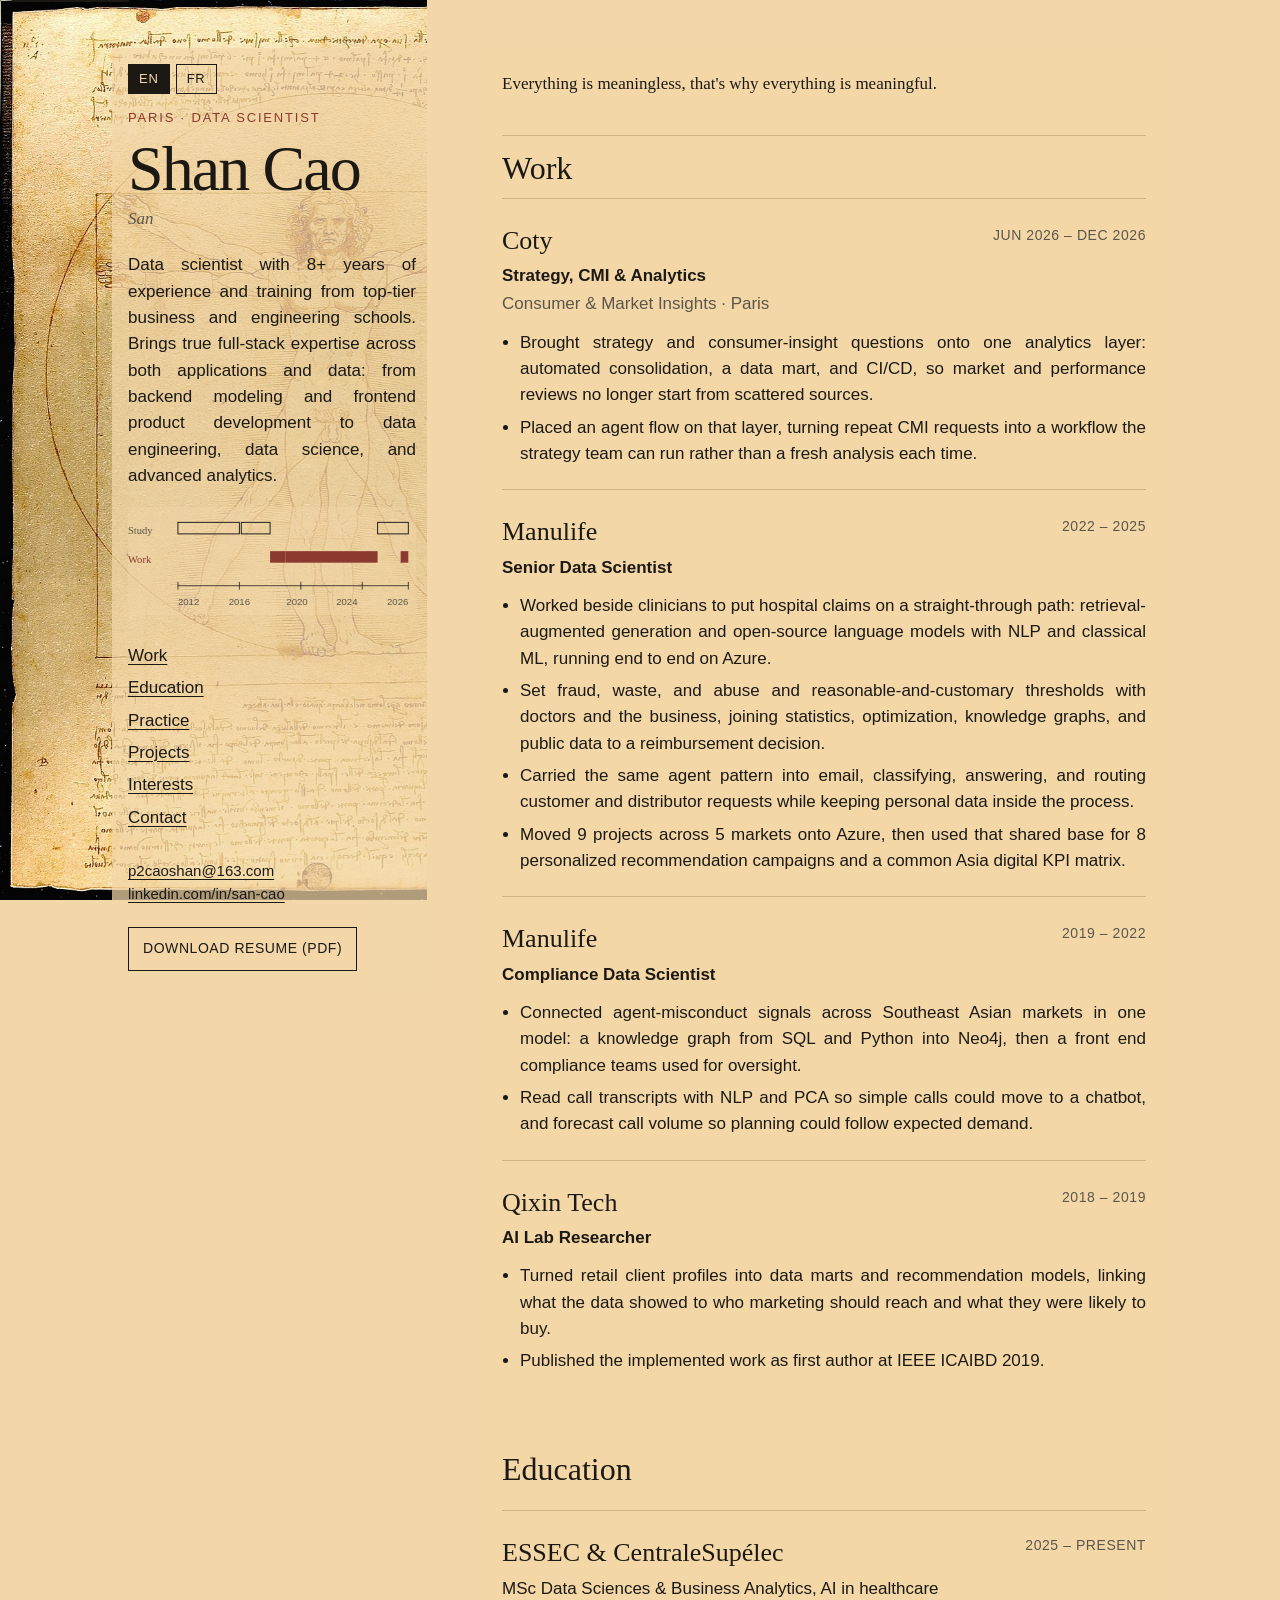
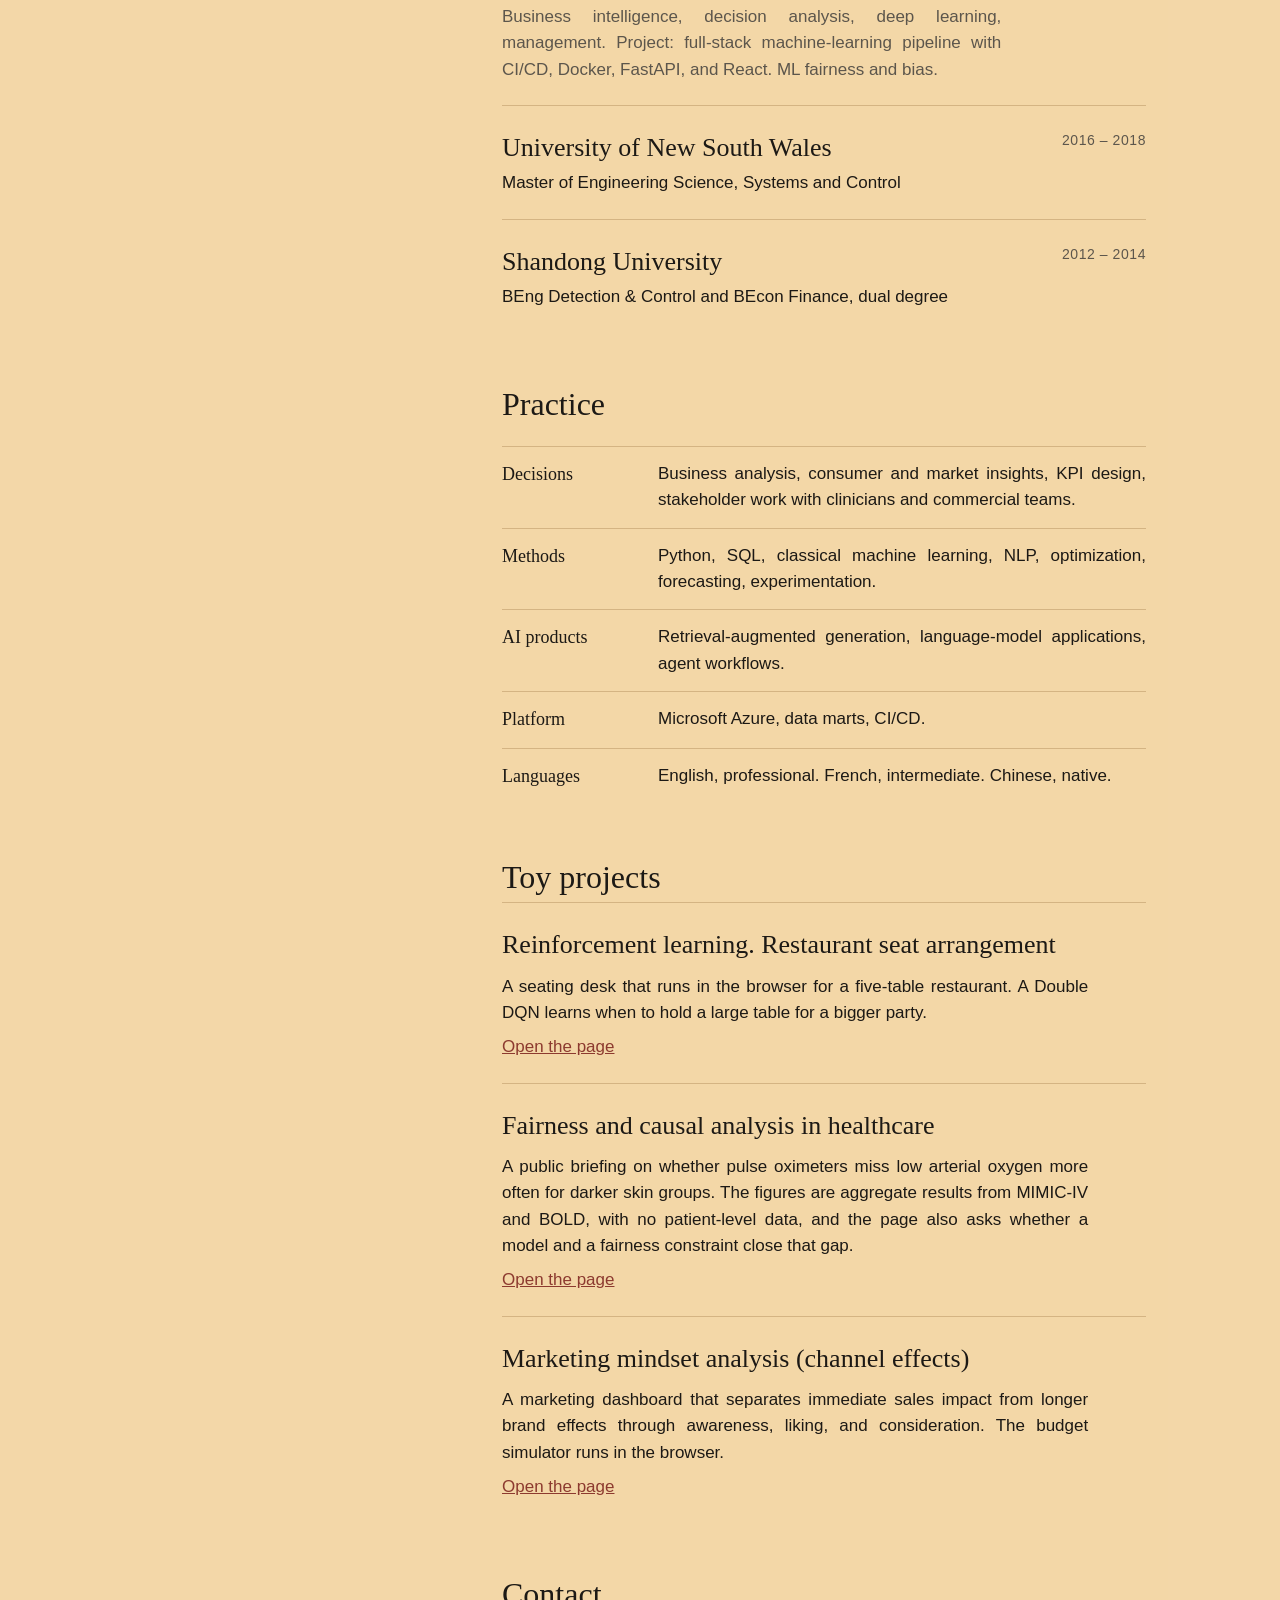
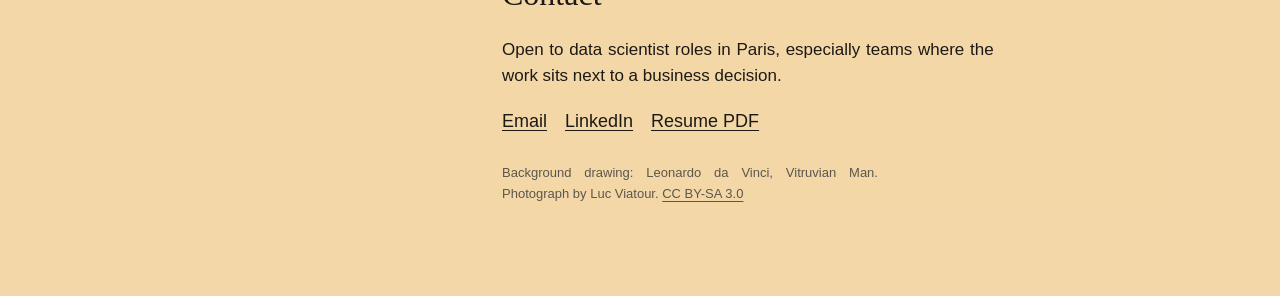
<file: index.html>
<!DOCTYPE html>
<html lang="en">
<head>
  <meta charset="utf-8" />
  <meta name="viewport" content="width=device-width, initial-scale=1" />
  <title>Shan Cao — Data Scientist</title>
  <meta name="description" content="Shan Cao is a data scientist in Paris working across strategy, consumer insight, insurance analytics, and applied AI." />
  <link rel="stylesheet" href="styles.css" />
</head>
<body>
  <a class="skip" href="#work">Skip to work</a>
  <div class="page">
    <header class="mast">
      <div class="langs" role="group" aria-label="Language">
        <button type="button" id="lang-en" class="is-on" aria-pressed="true">EN</button>
        <button type="button" id="lang-fr" aria-pressed="false">FR</button>
      </div>
      <p class="kicker" data-i18n="kicker">Paris · Data scientist</p>
      <h1>Shan Cao</h1>
      <p class="aka">San</p>
      <p class="lede" data-i18n="lede">Data scientist with 8+ years of experience and training from top-tier business and engineering schools. Brings true full-stack expertise across both applications and data: from backend modeling and frontend product development to data engineering, data science, and advanced analytics.</p>
      <figure class="plate">
        <svg viewBox="0 0 300 112" role="img" aria-labelledby="plate-title">
          <title id="plate-title" data-i18n="plate-title">Measured spans, 2012 to 2026</title>
          <text data-i18n="plate-study" x="0" y="28" fill="#5c564c" font-size="11" font-family="Palatino, Georgia, serif">Study</text>
          <text data-i18n="plate-work" x="0" y="58" fill="#8c3a2f" font-size="11" font-family="Palatino, Georgia, serif">Work</text>
          <rect x="52" y="16" width="64" height="12" fill="none" stroke="#1c1915" stroke-width="1" />
          <rect x="118" y="16" width="30" height="12" fill="none" stroke="#1c1915" stroke-width="1" />
          <rect x="260" y="16" width="32" height="12" fill="none" stroke="#1c1915" stroke-width="1" />
          <rect x="148" y="46" width="16" height="12" fill="#8c3a2f" />
          <rect x="164" y="46" width="96" height="12" fill="#8c3a2f" />
          <rect x="284" y="46" width="8" height="12" fill="#8c3a2f" />
          <path d="M52 82 H292" fill="none" stroke="#1c1915" stroke-width="0.8" />
          <path d="M52 78 V86 M116 78 V86 M180 78 V86 M244 78 V86 M292 78 V86" fill="none" stroke="#1c1915" stroke-width="0.8" />
          <text x="52" y="102" fill="#5c564c" font-size="10" font-family="Segoe UI, sans-serif">2012</text>
          <text x="116" y="102" text-anchor="middle" fill="#5c564c" font-size="10" font-family="Segoe UI, sans-serif">2016</text>
          <text x="176" y="102" text-anchor="middle" fill="#5c564c" font-size="10" font-family="Segoe UI, sans-serif">2020</text>
          <text x="228" y="102" text-anchor="middle" fill="#5c564c" font-size="10" font-family="Segoe UI, sans-serif">2024</text>
          <text x="292" y="102" text-anchor="end" fill="#5c564c" font-size="10" font-family="Segoe UI, sans-serif">2026</text>
        </svg>
      </figure>
      <nav class="nav" aria-label="Page">
        <a href="#work" data-i18n="nav-work">Work</a>
        <a href="#education" data-i18n="nav-edu">Education</a>
        <a href="#practice" data-i18n="nav-practice">Practice</a>
        <a href="#projects" data-i18n="nav-projects">Projects</a>
        <a href="interests.html" data-i18n="nav-interests">Interests</a>
        <a href="#contact" data-i18n="nav-contact">Contact</a>
      </nav>
      <p class="mast-links">
        <a href="mailto:p2caoshan@163.com">p2caoshan@163.com</a><br />
        <a href="https://www.linkedin.com/in/san-cao" target="_blank" rel="noopener">linkedin.com/in/san-cao</a>
      </p>
      <a class="download" id="download" href="ShanCAO_DataScientist_EN.pdf" download>Download resume (PDF)</a>
    </header>

    <main>
      <section class="intro" id="top">
        <p data-i18n="intro">Everything is meaningless, that's why everything is meaningful.</p>
      </section>

      <section id="work">
        <h2 data-i18n="work">Work</h2>

        <article class="role" data-tags="insight ai">
          <header>
            <div>
              <h3>Coty</h3>
              <p class="title" data-i18n="coty-title">Strategy, CMI &amp; Analytics</p>
              <p class="meta" data-i18n="coty-meta">Consumer &amp; Market Insights · Paris</p>
            </div>
            <p class="when" data-i18n="coty-when">Jun 2026 – Dec 2026</p>
          </header>
          <ul>
            <li data-i18n="coty-1">Brought strategy and consumer-insight questions onto one analytics layer: automated consolidation, a data mart, and CI/CD, so market and performance reviews no longer start from scattered sources.</li>
            <li data-i18n="coty-2">Placed an agent flow on that layer, turning repeat CMI requests into a workflow the strategy team can run rather than a fresh analysis each time.</li>
          </ul>
        </article>

        <article class="role" data-tags="insurance ai">
          <header>
            <div>
              <h3>Manulife</h3>
              <p class="title" data-i18n="ml-title">Senior Data Scientist</p>
            </div>
            <p class="when">2022 – 2025</p>
          </header>
          <ul>
            <li data-i18n="ml-1">Worked beside clinicians to put hospital claims on a straight-through path: retrieval-augmented generation and open-source language models with NLP and classical ML, running end to end on Azure.</li>
            <li data-i18n="ml-2">Set fraud, waste, and abuse and reasonable-and-customary thresholds with doctors and the business, joining statistics, optimization, knowledge graphs, and public data to a reimbursement decision.</li>
            <li data-i18n="ml-3">Carried the same agent pattern into email, classifying, answering, and routing customer and distributor requests while keeping personal data inside the process.</li>
            <li data-i18n="ml-4">Moved 9 projects across 5 markets onto Azure, then used that shared base for 8 personalized recommendation campaigns and a common Asia digital KPI matrix.</li>
          </ul>
        </article>

        <article class="role" data-tags="insurance">
          <header>
            <div>
              <h3>Manulife</h3>
              <p class="title" data-i18n="comp-title">Compliance Data Scientist</p>
            </div>
            <p class="when">2019 – 2022</p>
          </header>
          <ul>
            <li data-i18n="comp-1">Connected agent-misconduct signals across Southeast Asian markets in one model: a knowledge graph from SQL and Python into Neo4j, then a front end compliance teams used for oversight.</li>
            <li data-i18n="comp-2">Read call transcripts with NLP and PCA so simple calls could move to a chatbot, and forecast call volume so planning could follow expected demand.</li>
          </ul>
        </article>

        <article class="role" data-tags="insight">
          <header>
            <div>
              <h3>Qixin Tech</h3>
              <p class="title" data-i18n="qx-title">AI Lab Researcher</p>
            </div>
            <p class="when">2018 – 2019</p>
          </header>
          <ul>
            <li data-i18n="qx-1">Turned retail client profiles into data marts and recommendation models, linking what the data showed to who marketing should reach and what they were likely to buy.</li>
            <li data-i18n="qx-2">Published the implemented work as first author at IEEE ICAIBD 2019.</li>
          </ul>
        </article>
      </section>

      <section id="education">
        <h2 data-i18n="edu">Education</h2>
        <ol class="edu">
          <li>
            <div>
              <h3>ESSEC &amp; CentraleSupélec</h3>
              <p data-i18n="essec-deg">MSc Data Sciences &amp; Business Analytics, AI in healthcare</p>
              <p class="detail" data-i18n="essec-det">Business intelligence, decision analysis, deep learning, management. Project: full-stack machine-learning pipeline with CI/CD, Docker, FastAPI, and React. ML fairness and bias.</p>
            </div>
            <p class="when" data-i18n="essec-when">2025 – present</p>
          </li>
          <li>
            <div>
              <h3>University of New South Wales</h3>
              <p data-i18n="unsw-deg">Master of Engineering Science, Systems and Control</p>
            </div>
            <p class="when">2016 – 2018</p>
          </li>
          <li>
            <div>
              <h3 data-i18n="sd-name">Shandong University</h3>
              <p data-i18n="sd-deg">BEng Detection &amp; Control and BEcon Finance, dual degree</p>
            </div>
            <p class="when">2012 – 2014</p>
          </li>
        </ol>
      </section>

      <section id="practice">
        <h2 data-i18n="practice">Practice</h2>
        <dl class="skills">
          <div>
            <dt data-i18n="sk-dec">Decisions</dt>
            <dd data-i18n="sk-dec-d">Business analysis, consumer and market insights, KPI design, stakeholder work with clinicians and commercial teams.</dd>
          </div>
          <div>
            <dt data-i18n="sk-met">Methods</dt>
            <dd data-i18n="sk-met-d">Python, SQL, classical machine learning, NLP, optimization, forecasting, experimentation.</dd>
          </div>
          <div>
            <dt data-i18n="sk-ai">AI products</dt>
            <dd data-i18n="sk-ai-d">Retrieval-augmented generation, language-model applications, agent workflows.</dd>
          </div>
          <div>
            <dt data-i18n="sk-plat">Platform</dt>
            <dd data-i18n="sk-plat-d">Microsoft Azure, data marts, CI/CD.</dd>
          </div>
          <div>
            <dt data-i18n="sk-lang">Languages</dt>
            <dd data-i18n="sk-lang-d">English, professional. French, intermediate. Chinese, native.</dd>
          </div>
        </dl>
      </section>

      <section id="projects">
        <h2 data-i18n="projects">Toy projects</h2>
        <article class="project">
          <h3><a data-i18n="proj-rest-title" href="https://p2caoshan.github.io/restaurant-seating-dqn/" target="_blank" rel="noopener">Reinforcement learning. Restaurant seat arrangement</a></h3>
          <p data-i18n="proj-rest">A seating desk that runs in the browser for a five-table restaurant. A Double DQN learns when to hold a large table for a bigger party.</p>
          <p class="project-links"><a data-i18n="proj-open" href="https://p2caoshan.github.io/restaurant-seating-dqn/" target="_blank" rel="noopener">Open the page</a></p>
        </article>
        <article class="project">
          <h3><a data-i18n="proj-fair-title" href="https://p2caoshan.github.io/ai-healthcare-fairness-report/" target="_blank" rel="noopener">Fairness and causal analysis in healthcare</a></h3>
          <p data-i18n="proj-fair">A public briefing on whether pulse oximeters miss low arterial oxygen more often for darker skin groups. The figures are aggregate results from MIMIC-IV and BOLD, with no patient-level data, and the page also asks whether a model and a fairness constraint close that gap.</p>
          <p class="project-links"><a data-i18n="proj-open" href="https://p2caoshan.github.io/ai-healthcare-fairness-report/" target="_blank" rel="noopener">Open the page</a></p>
        </article>
        <article class="project">
          <h3><a data-i18n="proj-dirtea-title" href="https://p2caoshan.github.io/customer-mindset-analysis/" target="_blank" rel="noopener">Marketing mindset analysis (channel effects)</a></h3>
          <p data-i18n="proj-dirtea">A marketing dashboard that separates immediate sales impact from longer brand effects through awareness, liking, and consideration. The budget simulator runs in the browser.</p>
          <p class="project-links"><a data-i18n="proj-open" href="https://p2caoshan.github.io/customer-mindset-analysis/" target="_blank" rel="noopener">Open the page</a></p>
        </article>
      </section>

      <section id="contact" class="contact">
        <h2 data-i18n="contact">Contact</h2>
        <p data-i18n="contact-p">Open to data scientist roles in Paris, especially teams where the work sits next to a business decision.</p>
        <p class="contact-links">
          <a href="mailto:p2caoshan@163.com" data-i18n="email">Email</a>
          <a href="https://www.linkedin.com/in/san-cao" target="_blank" rel="noopener">LinkedIn</a>
          <a id="resume-link" href="ShanCAO_DataScientist_EN.pdf" download data-i18n="pdf">Resume PDF</a>
        </p>
        <p class="credit"><span data-i18n="credit">Background drawing: Leonardo da Vinci, Vitruvian Man. Photograph by Luc Viatour.</span> <a href="https://creativecommons.org/licenses/by-sa/3.0/" target="_blank" rel="noopener">CC BY-SA 3.0</a></p>
      </section>
    </main>
  </div>
  <script>
    const copy = {
      en: {
        kicker: "Paris · Data scientist",
        lede: "Data scientist with 8+ years of experience and training from top-tier business and engineering schools. Brings true full-stack expertise across both applications and data: from backend modeling and frontend product development to data engineering, data science, and advanced analytics.",
        "nav-work": "Work", "nav-edu": "Education", "nav-practice": "Practice", "nav-projects": "Projects", "nav-interests": "Interests", "nav-contact": "Contact",
        download: "Download resume (PDF)",
        intro: "Everything is meaningless, that's why everything is meaningful.",
        "plate-title": "Measured spans, 2012 to 2026",
        "plate-study": "Study",
        "plate-work": "Work",
        credit: "Background drawing: Leonardo da Vinci, Vitruvian Man. Photograph by Luc Viatour.",
        work: "Work", "f-all": "All", "f-insight": "Insight", "f-ins": "Insurance", "f-ai": "Applied AI",
        "coty-title": "Strategy, CMI & Analytics", "coty-meta": "Consumer & Market Insights · Paris",
        "coty-when": "Jun 2026 – Dec 2026",
        "coty-1": "Brought strategy and consumer-insight questions onto one analytics layer: automated consolidation, a data mart, and CI/CD, so market and performance reviews no longer start from scattered sources.",
        "coty-2": "Placed an agent flow on that layer, turning repeat CMI requests into a workflow the strategy team can run rather than a fresh analysis each time.",
        "ml-title": "Senior Data Scientist",
        "ml-1": "Worked beside clinicians to put hospital claims on a straight-through path: retrieval-augmented generation and open-source language models with NLP and classical ML, running end to end on Azure.",
        "ml-2": "Set fraud, waste, and abuse and reasonable-and-customary thresholds with doctors and the business, joining statistics, optimization, knowledge graphs, and public data to a reimbursement decision.",
        "ml-3": "Carried the same agent pattern into email, classifying, answering, and routing customer and distributor requests while keeping personal data inside the process.",
        "ml-4": "Moved 9 projects across 5 markets onto Azure, then used that shared base for 8 personalized recommendation campaigns and a common Asia digital KPI matrix.",
        "comp-title": "Compliance Data Scientist",
        "comp-1": "Connected agent-misconduct signals across Southeast Asian markets in one model: a knowledge graph from SQL and Python into Neo4j, then a front end compliance teams used for oversight.",
        "comp-2": "Read call transcripts with NLP and PCA so simple calls could move to a chatbot, and forecast call volume so planning could follow expected demand.",
        "qx-title": "AI Lab Researcher",
        "qx-1": "Turned retail client profiles into data marts and recommendation models, linking what the data showed to who marketing should reach and what they were likely to buy.",
        "qx-2": "Published the implemented work as first author at IEEE ICAIBD 2019.",
        edu: "Education",
        "essec-deg": "MSc Data Sciences & Business Analytics, AI in healthcare",
        "essec-det": "Business intelligence, decision analysis, deep learning, management. Project: full-stack machine-learning pipeline with CI/CD, Docker, FastAPI, and React. ML fairness and bias.",
        "essec-when": "2025 – present",
        "unsw-deg": "Master of Engineering Science, Systems and Control",
        "sd-name": "Shandong University",
        "sd-deg": "BEng Detection & Control and BEcon Finance, dual degree",
        projects: "Toy projects",
        "proj-rest-title": "Reinforcement learning. Restaurant seat arrangement",
        "proj-rest": "A seating desk that runs in the browser for a five-table restaurant. A Double DQN learns when to hold a large table for a bigger party.",
        "proj-fair-title": "Fairness and causal analysis in healthcare",
        "proj-fair": "A public briefing on whether pulse oximeters miss low arterial oxygen more often for darker skin groups. The figures are aggregate results from MIMIC-IV and BOLD, with no patient-level data, and the page also asks whether a model and a fairness constraint close that gap.",
        "proj-dirtea-title": "Marketing mindset analysis (channel effects)",
        "proj-dirtea": "A marketing dashboard that separates immediate sales impact from longer brand effects through awareness, liking, and consideration. The budget simulator runs in the browser.",
        "proj-open": "Open the page",
        practice: "Practice",
        "sk-dec": "Decisions", "sk-dec-d": "Business analysis, consumer and market insights, KPI design, stakeholder work with clinicians and commercial teams.",
        "sk-met": "Methods", "sk-met-d": "Python, SQL, classical machine learning, NLP, optimization, forecasting, experimentation.",
        "sk-ai": "AI products", "sk-ai-d": "Retrieval-augmented generation, language-model applications, agent workflows.",
        "sk-plat": "Platform", "sk-plat-d": "Microsoft Azure, data marts, CI/CD.",
        "sk-lang": "Languages", "sk-lang-d": "English, professional. French, intermediate. Chinese, native.",
        contact: "Contact",
        "contact-p": "Open to data scientist roles in Paris, especially teams where the work sits next to a business decision.",
        email: "Email", pdf: "Resume PDF",
        notes: {
          all: "",
          insight: "Showing strategy, consumer insight, and marketing work.",
          insurance: "Showing insurance analytics and compliance work.",
          ai: "Showing applied AI products: agents, retrieval, and production models."
        },
        role: "role", roles: "roles",
        pdfHref: "ShanCAO_DataScientist_EN.pdf",
        title: "Shan Cao — Data Scientist"
      },
      fr: {
        kicker: "Paris · Data scientist",
        lede: "Data scientist, plus de huit ans d'expérience et une formation dans des écoles de commerce et d'ingénieurs de premier plan. Une vraie expertise full stack, côté applications et côté données : de la modélisation backend et du développement produit frontend au data engineering, à la data science et à l'analytics avancé.",
        "nav-work": "Expérience", "nav-edu": "Formation", "nav-practice": "Pratique", "nav-projects": "Projets", "nav-interests": "Loisirs", "nav-contact": "Contact",
        download: "Télécharger le CV (PDF)",
        intro: "Tout est dénué de sens, c'est pourquoi tout a un sens.",
        "plate-title": "Mesures, 2012 à 2026",
        "plate-study": "Études",
        "plate-work": "Travail",
        credit: "Dessin de fond : Léonard de Vinci, l'Homme de Vitruve. Photographie de Luc Viatour.",
        work: "Expérience", "f-all": "Tout", "f-insight": "Insight", "f-ins": "Assurance", "f-ai": "IA appliquée",
        "coty-title": "Stratégie, CMI et analytics", "coty-meta": "Insights consommateurs et marché · Paris",
        "coty-when": "Juin 2026 – déc. 2026",
        "coty-1": "J'ai réuni les questions de stratégie et d'insights consommateurs sur une seule couche analytique : consolidation automatisée, data mart et CI/CD, pour que les revues de marché et de performance ne partent plus de sources éparses.",
        "coty-2": "J'ai posé un flux d'agents sur cette couche, afin que les demandes récurrentes du CMI deviennent un workflow que l'équipe stratégie relance, plutôt qu'une analyse nouvelle à chaque fois.",
        "ml-title": "Data scientist senior",
        "ml-1": "Aux côtés des médecins, j'ai mis les sinistres hospitaliers sur un parcours straight-through : génération augmentée par la recherche et modèles de langage open source, avec NLP et machine learning classique, de bout en bout sur Azure.",
        "ml-2": "Avec les médecins et le métier, j'ai fixé les seuils de fraude, gaspillage et abus ainsi que les montants raisonnables et habituels, en reliant statistiques, optimisation, graphes de connaissances et données publiques à la décision de remboursement.",
        "ml-3": "J'ai repris le même schéma d'agent pour l'e-mail : classer, répondre et router les demandes des clients et des distributeurs, tout en gardant les données personnelles dans le processus.",
        "ml-4": "J'ai migré 9 projets sur 5 marchés vers Azure, puis utilisé cette base commune pour 8 campagnes de recommandation personnalisée et une matrice de KPI digitaux pour l'Asie.",
        "comp-title": "Data scientist conformité",
        "comp-1": "J'ai relié les signaux de mauvaise conduite des agents sur les marchés d'Asie du Sud-Est dans un seul modèle : un graphe de connaissances, de SQL et Python vers Neo4j, puis un front-end utilisé par les équipes conformité.",
        "comp-2": "J'ai lu les transcriptions d'appels avec le NLP et l'ACP pour orienter les appels simples vers un chatbot, et prévu le volume d'appels afin que la planification suive la demande attendue.",
        "qx-title": "Recherche, laboratoire d'IA",
        "qx-1": "J'ai transformé les profils clients retail en data marts et en modèles de recommandation, en reliant ce que les données montraient aux personnes à toucher et à ce qu'elles étaient susceptibles d'acheter.",
        "qx-2": "Publication en premier auteur à IEEE ICAIBD 2019, à partir du travail mis en œuvre.",
        edu: "Formation",
        "essec-deg": "MSc Data Sciences & Business Analytics, parcours IA en santé",
        "essec-det": "Business intelligence, analyse de la décision, deep learning, management. Projet : pipeline ML full-stack avec CI/CD, Docker, FastAPI et React. Équité et biais des modèles.",
        "essec-when": "2025 – aujourd'hui",
        "unsw-deg": "Master of Engineering Science, systèmes et contrôle",
        "sd-name": "Université du Shandong",
        "sd-deg": "Double diplôme : ingénierie (détection et contrôle) et économie (finance)",
        projects: "Projets",
        "proj-rest-title": "Apprentissage par renforcement. Arrangement des places au restaurant",
        "proj-rest": "Un bureau d'accueil dans le navigateur pour un restaurant de cinq tables. Un Double DQN apprend quand garder une grande table pour une addition plus élevée.",
        "proj-fair-title": "Équité et analyse causale en santé",
        "proj-fair": "Une note publique sur le fait que l'oxymètre de pouls manque plus souvent une saturation artérielle basse pour les groupes de peau plus foncée. Les chiffres sont des résultats agrégés de MIMIC-IV et BOLD, sans donnée patient, et la page demande aussi si un modèle puis une contrainte d'équité réduisent cet écart.",
        "proj-dirtea-title": "Analyse de mindset marketing (effets de canal)",
        "proj-dirtea": "Un tableau de bord marketing qui sépare l'effet immédiat sur les ventes des effets de marque plus longs, via la notoriété, l'appréciation et la considération. Le simulateur de budget tourne dans le navigateur.",
        "proj-open": "Ouvrir la page",
        practice: "Pratique",
        "sk-dec": "Décisions", "sk-dec-d": "Analyse métier, insights consommateurs et marché, conception de KPI, travail avec des médecins et des équipes commerciales.",
        "sk-met": "Méthodes", "sk-met-d": "Python, SQL, machine learning classique, NLP, optimisation, prévision, expérimentation.",
        "sk-ai": "Produits d'IA", "sk-ai-d": "Génération augmentée par la recherche, applications de modèles de langage, workflows d'agents.",
        "sk-plat": "Plateforme", "sk-plat-d": "Microsoft Azure, data marts, CI/CD.",
        "sk-lang": "Langues", "sk-lang-d": "Anglais, professionnel. Français, intermédiaire. Chinois, langue maternelle.",
        contact: "Contact",
        "contact-p": "Disponible pour des postes de data scientist à Paris, en particulier là où le travail est collé à une décision métier.",
        email: "E-mail", pdf: "CV PDF",
        notes: {
          all: "",
          insight: "Stratégie, insights consommateurs et marketing.",
          insurance: "Analytics d'assurance et conformité.",
          ai: "Produits d'IA appliquée : agents, recherche et modèles en production."
        },
        role: "rôle", roles: "rôles",
        pdfHref: "ShanCAO_DataScientist_FR.pdf",
        title: "Shan Cao — Data scientist"
      }
    };

    let lang = "en";
    const langButtons = { en: document.getElementById("lang-en"), fr: document.getElementById("lang-fr") };

    function apply(next) {
      lang = next;
      const pack = copy[lang];
      document.documentElement.lang = lang === "fr" ? "fr" : "en";
      document.title = pack.title;
      document.querySelectorAll("[data-i18n]").forEach((el) => {
        const key = el.dataset.i18n;
        if (pack[key] != null) el.textContent = pack[key];
      });
      document.getElementById("download").textContent = pack.download;
      document.getElementById("download").href = pack.pdfHref;
      document.getElementById("resume-link").href = pack.pdfHref;
      langButtons.en.classList.toggle("is-on", lang === "en");
      langButtons.fr.classList.toggle("is-on", lang === "fr");
      langButtons.en.setAttribute("aria-pressed", lang === "en" ? "true" : "false");
      langButtons.fr.setAttribute("aria-pressed", lang === "fr" ? "true" : "false");
      try { localStorage.setItem("site-lang", lang); } catch (err) {}
    }

    langButtons.en.addEventListener("click", () => apply("en"));
    langButtons.fr.addEventListener("click", () => apply("fr"));
    try {
      const saved = localStorage.getItem("site-lang");
      if (saved === "fr") apply("fr");
    } catch (err) {}
  </script>
</body>
</html>
</file>
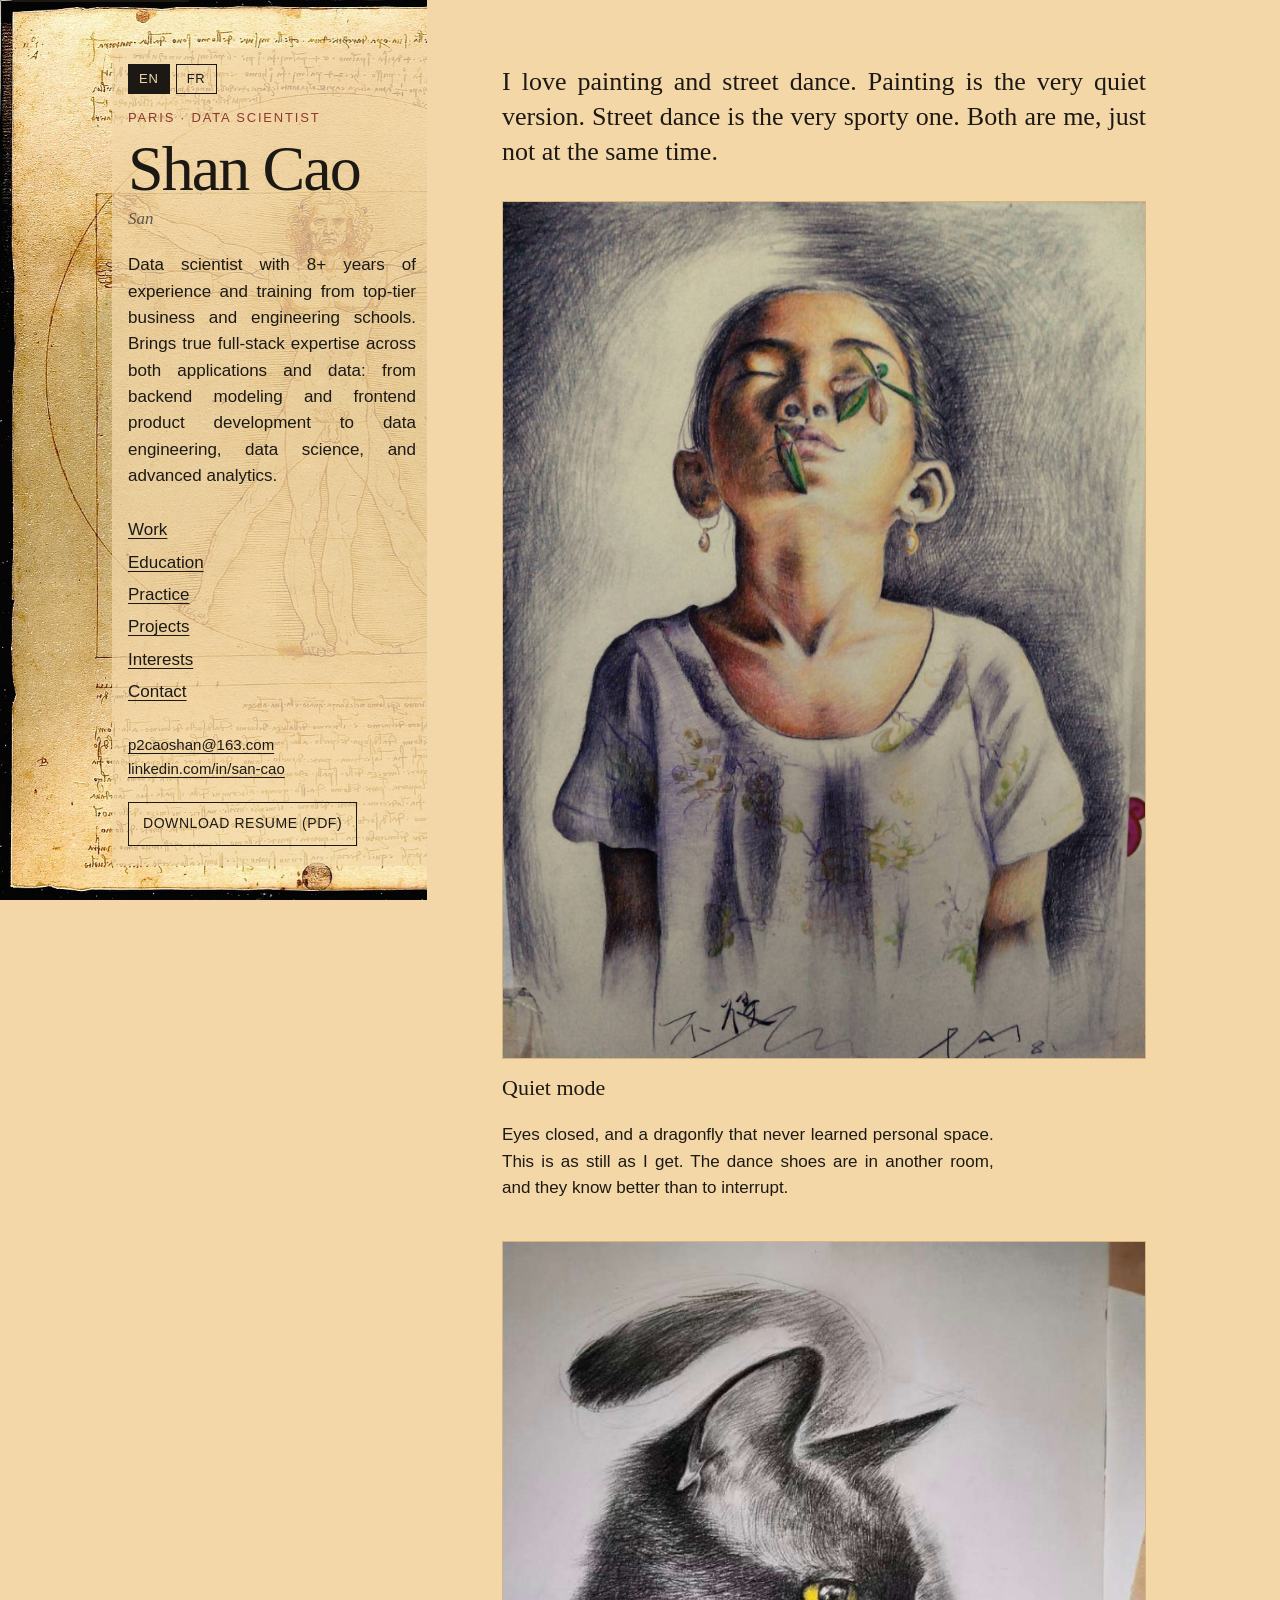
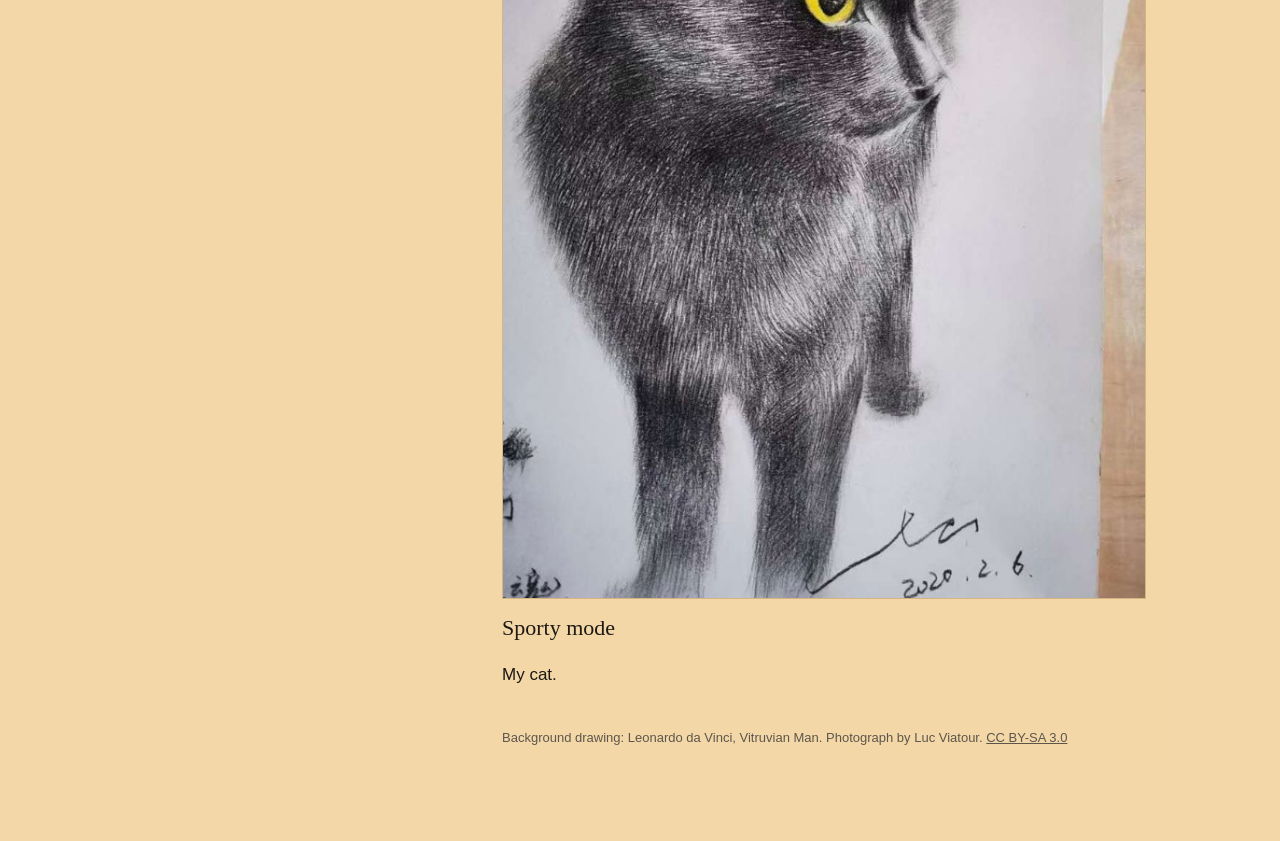
<file: interests.html>
<!DOCTYPE html>
<html lang="en">
<head>
  <meta charset="utf-8" />
  <meta name="viewport" content="width=device-width, initial-scale=1" />
  <title>Shan Cao — Interests</title>
  <meta name="description" content="Shan Cao paints and street dances: very quiet, and also very sporty." />
  <link rel="stylesheet" href="styles.css" />
</head>
<body>
  <a class="skip" href="#paintings" data-i18n="skip">Skip to the paintings</a>
  <div class="page">
    <header class="mast">
      <div class="langs" role="group" aria-label="Language">
        <button type="button" id="lang-en" class="is-on" aria-pressed="true">EN</button>
        <button type="button" id="lang-fr" aria-pressed="false">FR</button>
      </div>
      <p class="kicker" data-i18n="kicker">Paris · Data scientist</p>
      <h1><a href="index.html">Shan Cao</a></h1>
      <p class="aka">San</p>
      <p class="lede" data-i18n="lede">Data scientist with 8+ years of experience and training from top-tier business and engineering schools. Brings true full-stack expertise across both applications and data: from backend modeling and frontend product development to data engineering, data science, and advanced analytics.</p>
      <nav class="nav" aria-label="Page">
        <a href="index.html#work" data-i18n="nav-work">Work</a>
        <a href="index.html#education" data-i18n="nav-edu">Education</a>
        <a href="index.html#practice" data-i18n="nav-practice">Practice</a>
        <a href="index.html#projects" data-i18n="nav-projects">Projects</a>
        <a href="interests.html" data-i18n="nav-interests" aria-current="page">Interests</a>
        <a href="index.html#contact" data-i18n="nav-contact">Contact</a>
      </nav>
      <p class="mast-links">
        <a href="mailto:p2caoshan@163.com">p2caoshan@163.com</a><br />
        <a href="https://www.linkedin.com/in/san-cao" target="_blank" rel="noopener">linkedin.com/in/san-cao</a>
      </p>
      <a class="download" id="download" href="ShanCAO_DataScientist_EN.pdf" download>Download resume (PDF)</a>
    </header>

    <main id="paintings">
      <p class="interests-lead" data-i18n="lead">I love painting and street dance. Painting is the very quiet version. Street dance is the very sporty one. Both are me, just not at the same time.</p>

      <figure class="painting">
        <img src="images/portrait.jpg" alt="Colored drawing of a person with eyes closed, a dragonfly resting across the face, and a pale floral shirt." />
        <figcaption>
          <h2 data-i18n="quiet-title">Quiet mode</h2>
          <p data-i18n="quiet-caption">Eyes closed, and a dragonfly that never learned personal space. This is as still as I get. The dance shoes are in another room, and they know better than to interrupt.</p>
        </figcaption>
      </figure>

      <figure class="painting">
        <img src="images/cat.jpg" alt="Graphite drawing of a black cat with yellow eyes, looking off to the side, dated February 2020." />
        <figcaption>
          <h2 data-i18n="sport-title">Sporty mode</h2>
          <p data-i18n="sport-caption">My cat.</p>
        </figcaption>
      </figure>
      <p class="credit"><span data-i18n="credit">Background drawing: Leonardo da Vinci, Vitruvian Man. Photograph by Luc Viatour.</span> <a href="https://creativecommons.org/licenses/by-sa/3.0/" target="_blank" rel="noopener">CC BY-SA 3.0</a></p>
    </main>
  </div>
  <script>
    const copy = {
      en: {
        kicker: "Paris · Data scientist",
        lede: "Data scientist with 8+ years of experience and training from top-tier business and engineering schools. Brings true full-stack expertise across both applications and data: from backend modeling and frontend product development to data engineering, data science, and advanced analytics.",
        "nav-work": "Work", "nav-edu": "Education", "nav-practice": "Practice", "nav-projects": "Projects", "nav-interests": "Interests", "nav-contact": "Contact",
        download: "Download resume (PDF)",
        pdfHref: "ShanCAO_DataScientist_EN.pdf",
        skip: "Skip to the paintings",
        lead: "I love painting and street dance. Painting is the very quiet version. Street dance is the very sporty one. Both are me, just not at the same time.",
        "quiet-title": "Quiet mode",
        "quiet-caption": "Eyes closed, and a dragonfly that never learned personal space. This is as still as I get. The dance shoes are in another room, and they know better than to interrupt.",
        "sport-title": "Sporty mode",
        "sport-caption": "My cat.",
        credit: "Background drawing: Leonardo da Vinci, Vitruvian Man. Photograph by Luc Viatour.",
        title: "Shan Cao — Interests"
      },
      fr: {
        kicker: "Paris · Data scientist",
        lede: "Data scientist, plus de huit ans d'expérience et une formation dans des écoles de commerce et d'ingénieurs de premier plan. Une vraie expertise full stack, côté applications et côté données : de la modélisation backend et du développement produit frontend au data engineering, à la data science et à l'analytics avancé.",
        "nav-work": "Expérience", "nav-edu": "Formation", "nav-practice": "Pratique", "nav-projects": "Projets", "nav-interests": "Loisirs", "nav-contact": "Contact",
        download: "Télécharger le CV (PDF)",
        pdfHref: "ShanCAO_DataScientist_FR.pdf",
        skip: "Aller aux peintures",
        lead: "J'aime la peinture et la danse urbaine. La peinture, c'est la version très calme. La danse, c'est la version qui bouge. Les deux, c'est moi, jamais en même temps.",
        "quiet-title": "Mode silencieux",
        "quiet-caption": "Les yeux fermés, et une libellule qui n'a jamais compris l'espace personnel. C'est le plus immobile que je sache être. Les baskets de danse sont dans une autre pièce, et elles ont compris qu'il ne fallait pas déranger.",
        "sport-title": "Mode sportif",
        "sport-caption": "Mon chat.",
        credit: "Dessin de fond : Léonard de Vinci, l'Homme de Vitruve. Photographie de Luc Viatour.",
        title: "Shan Cao — Loisirs"
      }
    };

    let lang = "en";
    const langButtons = { en: document.getElementById("lang-en"), fr: document.getElementById("lang-fr") };

    function apply(next) {
      lang = next;
      const pack = copy[lang];
      document.documentElement.lang = lang === "fr" ? "fr" : "en";
      document.title = pack.title;
      document.querySelectorAll("[data-i18n]").forEach((el) => {
        const key = el.dataset.i18n;
        if (pack[key] != null) el.textContent = pack[key];
      });
      const download = document.getElementById("download");
      download.textContent = pack.download;
      download.href = pack.pdfHref;
      langButtons.en.classList.toggle("is-on", lang === "en");
      langButtons.fr.classList.toggle("is-on", lang === "fr");
      langButtons.en.setAttribute("aria-pressed", lang === "en" ? "true" : "false");
      langButtons.fr.setAttribute("aria-pressed", lang === "fr" ? "true" : "false");
      try { localStorage.setItem("site-lang", lang); } catch (err) {}
    }

    langButtons.en.addEventListener("click", () => apply("en"));
    langButtons.fr.addEventListener("click", () => apply("fr"));
    try {
      const saved = localStorage.getItem("site-lang");
      if (saved === "fr") apply("fr");
    } catch (err) {}
  </script>
</body>
</html>
</file>
<file: styles.css>
:root {
  --ink: #1c1915;
  --muted: #5c564c;
  --line: #d4b483;
  --paper: #f3d7a8;
  --panel: #e8c48f;
  --accent: #8c3a2f;
  --serif: "Palatino Linotype", Palatino, "Book Antiqua", Georgia, serif;
  --sans: "Segoe UI", Candara, sans-serif;
}

* { box-sizing: border-box; }

html {
  scroll-behavior: smooth;
  background-color: var(--paper);
}

body {
  margin: 0;
  color: var(--ink);
  font-family: var(--sans);
  font-size: 17px;
  line-height: 1.55;
  background: transparent;
}

body::before {
  content: "";
  position: fixed;
  z-index: 0;
  top: 0;
  left: 0;
  width: 33.333vw;
  height: 100vh;
  height: 100dvh;
  background-image: url("images/davinci-vitruvian.jpg");
  background-repeat: no-repeat;
  background-position: left center;
  background-size: cover;
  pointer-events: none;
}

.skip {
  position: absolute;
  left: 12px;
  top: -40px;
  background: var(--ink);
  color: var(--paper);
  padding: 8px 12px;
}

.skip:focus { top: 12px; }

.page {
  position: relative;
  z-index: 1;
  display: grid;
  grid-template-columns: minmax(240px, 320px) minmax(0, 760px);
  gap: 48px;
  max-width: 1120px;
  margin: 0 auto;
  padding: 48px 32px 80px;
}

.mast {
  position: sticky;
  top: 32px;
  align-self: start;
}

.kicker {
  margin: 0 0 12px;
  font-size: 13px;
  letter-spacing: 0.14em;
  text-transform: uppercase;
  color: var(--accent);
}

.langs {
  display: flex;
  gap: 6px;
  margin: 0 0 14px;
}

.langs button {
  border: 1px solid var(--ink);
  background: transparent;
  color: var(--ink);
  font: inherit;
  font-size: 13px;
  letter-spacing: 0.06em;
  padding: 4px 10px;
  cursor: pointer;
}

.langs button.is-on {
  background: var(--ink);
  color: var(--paper);
}

h1 {
  margin: 0;
  font-family: var(--serif);
  font-size: 64px;
  font-weight: 500;
  line-height: 0.9;
  letter-spacing: -0.03em;
}

.aka {
  margin: 8px 0 0;
  color: var(--muted);
  font-family: var(--serif);
  font-style: italic;
}

.lede {
  margin: 20px 0 0;
  text-align: justify;
  hyphens: auto;
}

.nav {
  display: flex;
  flex-direction: column;
  gap: 6px;
  margin-top: 28px;
}

.nav a,
.mast-links a,
.contact a {
  color: var(--ink);
  text-decoration-thickness: 1px;
  text-underline-offset: 3px;
}

.nav a:hover,
.mast-links a:hover,
.contact a:hover,
.download:hover { color: var(--accent); }

.mast-links {
  margin: 28px 0 0;
  color: var(--muted);
  font-size: 15px;
}

.download {
  display: inline-block;
  margin-top: 22px;
  padding: 10px 14px;
  border: 1px solid var(--ink);
  color: var(--ink);
  text-decoration: none;
  font-size: 14px;
  letter-spacing: 0.04em;
  text-transform: uppercase;
}

.download:hover { border-color: var(--accent); }

.mast { background: rgba(243, 215, 168, 0.72); }

main { background: rgba(243, 215, 168, 0.92); }

.mast { padding: 16px 16px 20px; }

main { padding: 8px 22px 12px; }

.intro {
  margin: 8px 0 8px;
  padding-bottom: 22px;
  border-bottom: 1px solid var(--line);
  font-family: var(--serif);
  font-size: 17px;
  line-height: 1.35;
}

.intro p { white-space: nowrap; }

.intro p,
.role li,
.project p,
.detail,
.skills dd,
.edu p,
.contact p,
.interests-lead,
.painting figcaption p,
.plate figcaption {
  text-align: justify;
  hyphens: auto;
}

.highlight {
  border-bottom: 1px solid var(--accent);
}

.plate {
  margin: 18px 0 0;
}

.plate svg {
  display: block;
  width: 100%;
  height: auto;
  background: rgba(243, 215, 168, 0.35);
}

.plate figcaption {
  margin: 8px 0 0;
  color: var(--muted);
  font-size: 14px;
}

.credit {
  margin: 28px 0 0;
  color: var(--muted);
  font-size: 13px;
  text-align: justify;
  hyphens: auto;
}

.credit a { color: var(--muted); }

h2 {
  margin: 0;
  font-family: var(--serif);
  font-size: 32px;
  font-weight: 500;
}

.section-head {
  display: flex;
  justify-content: space-between;
  align-items: end;
  gap: 16px;
  margin-bottom: 8px;
}

.filters {
  display: flex;
  flex-wrap: wrap;
  gap: 8px;
}

.filters button {
  border: 1px solid var(--line);
  background: transparent;
  color: var(--ink);
  font: inherit;
  font-size: 14px;
  padding: 6px 10px;
  cursor: pointer;
}

.filters button.is-on {
  background: var(--ink);
  border-color: var(--ink);
  color: var(--paper);
}

.filter-note {
  margin: 0 0 12px;
  color: var(--muted);
  font-size: 14px;
}

.role,
.edu li {
  padding: 22px 0;
  border-top: 1px solid var(--line);
}

.role header,
.edu li {
  display: flex;
  justify-content: space-between;
  gap: 24px;
}

.role h3,
.edu h3 {
  margin: 0;
  font-family: var(--serif);
  font-size: 26px;
  font-weight: 500;
}

.title { margin: 2px 0 0; font-weight: 650; }

.meta,
.detail,
.when {
  margin: 2px 0 0;
  color: var(--muted);
}

.when {
  margin: 4px 0 0;
  white-space: nowrap;
  font-size: 14px;
  letter-spacing: 0.04em;
  text-transform: uppercase;
}

.role ul {
  margin: 12px 0 0;
  padding-left: 18px;
}

.role li + li { margin-top: 6px; }

#work > h2 { margin-bottom: 4px; }

#education,
#practice,
#projects,
#contact { margin-top: 48px; }

.project {
  padding: 22px 0;
  border-top: 1px solid var(--line);
}

.project h3 {
  margin: 0;
  font-family: var(--serif);
  font-size: 26px;
  font-weight: 500;
}

.project h3 a {
  color: inherit;
  text-decoration: none;
}

.project h3 a:hover { color: var(--accent); }

.project p {
  margin: 8px 0 0;
  max-width: 62ch;
}

.project-links a { color: var(--accent); }

.edu {
  list-style: none;
  margin: 16px 0 0;
  padding: 0;
}

.edu p { margin: 2px 0 0; }

.detail { max-width: 62ch; }

.skills {
  margin: 16px 0 0;
}

.skills div {
  display: grid;
  grid-template-columns: 140px 1fr;
  gap: 16px;
  padding: 14px 0;
  border-top: 1px solid var(--line);
}

.skills dt {
  font-family: var(--serif);
  font-size: 18px;
}

.skills dd { margin: 0; }

.contact p { max-width: 52ch; }

.contact-links {
  display: flex;
  gap: 18px;
  font-size: 18px;
}

h1 a {
  color: inherit;
  text-decoration: none;
}

.interests-lead {
  margin: 8px 0 32px;
  font-family: var(--serif);
  font-size: 26px;
  line-height: 1.35;
}

.painting {
  margin: 0 0 40px;
}

.painting img {
  display: block;
  width: 100%;
  height: auto;
  background: #fff;
  border: 1px solid var(--line);
}

.painting figcaption {
  margin-top: 12px;
  max-width: 52ch;
}

.painting h2 {
  margin: 0 0 4px;
  font-size: 22px;
}

@media (max-width: 800px) {
  .page {
    grid-template-columns: 1fr;
    gap: 28px;
    padding: 28px 20px 64px;
  }

  .mast { position: static; }

  h1 { font-size: 52px; }

  .mast { background: rgba(243, 215, 168, 0.78); }

  main { background: rgba(243, 215, 168, 0.94); }

  .nav { flex-direction: row; flex-wrap: wrap; gap: 14px; }

  .interests-lead { font-size: 22px; }

  .intro { font-size: 13px; }

  .intro p { white-space: nowrap; }

  .section-head,
  .role header,
  .edu li,
  .skills div {
    display: block;
  }

  .when { margin-top: 6px; }

  .skills div { padding: 12px 0; }
}
</file>
